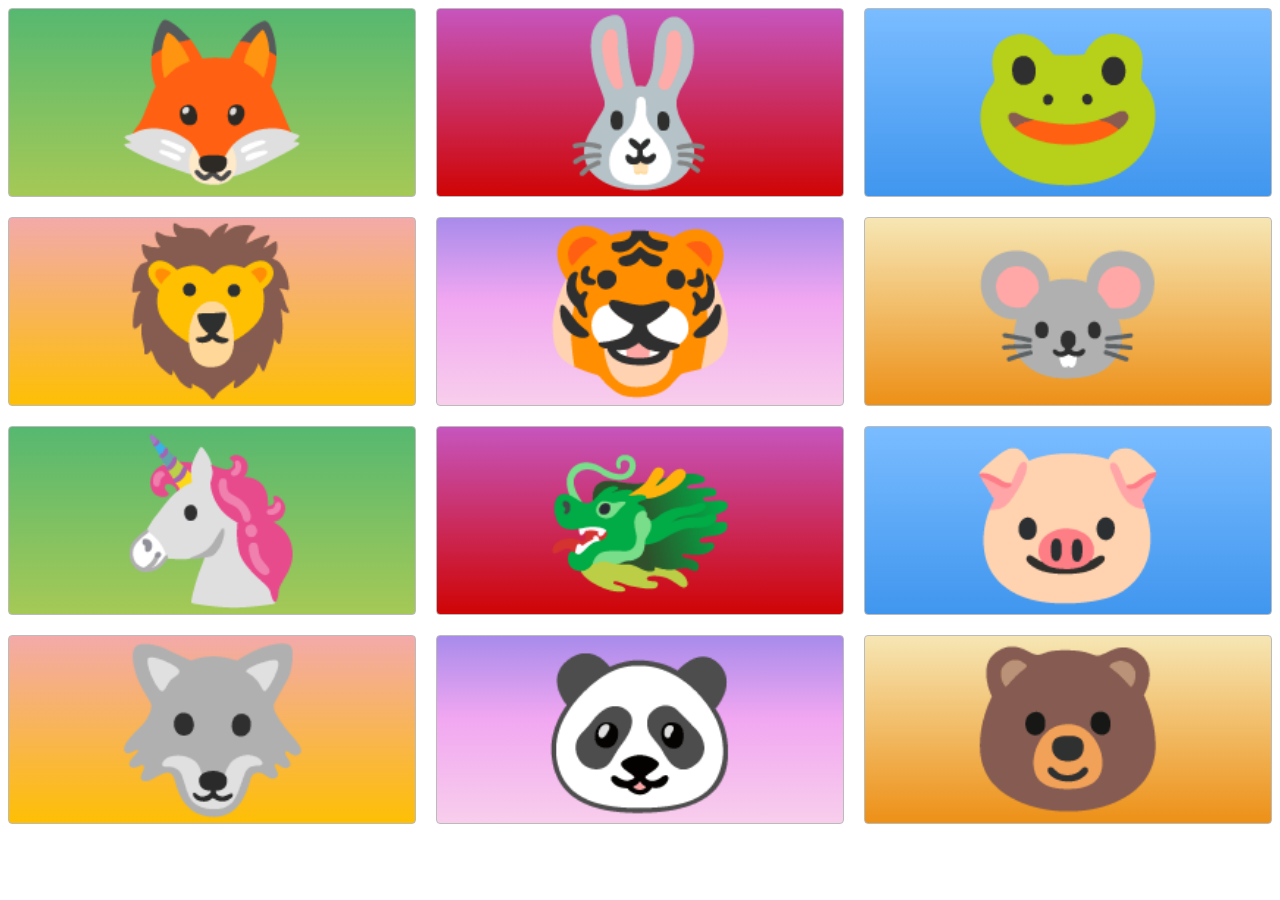
<file: CSS/grid/index.html>
<!DOCTYPE html>
<html>
<head>
  <!-- the below meta tag is default in most modern browsers. however if you have an
  older browser, the emojis may not show up properly. In which case you need this meta
  tag. Read more here: https://teamtreehouse.com/community/meta-charsetutf8-what-does-this-mean-or-what-does-it-do-i-deleted-it-from-the-code-and-nothing-changed -->
  <meta charset="utf-8" >
  <meta name="viewport" content="width=device-width, initial-scale=1.0">
  <title>Grid Master</title>
  <link rel="stylesheet" type="text/css" href="./style.css">
</head>
<body>
  <div class="container">
    <div class="zone green">🦊</div>
    <div class="zone red">🐰</div>
    <div class="zone blue">🐸</div>
    <div class="zone yellow">🦁</div>
    <div class="zone purple">🐯</div>
    <div class="zone brown">🐭</div>
    <div class="zone green">🦄</div>
    <div class="zone red">🐲</div>
    <div class="zone blue">🐷</div>
    <div class="zone yellow">🐺</div>
    <div class="zone purple">🐼</div>
    <div class="zone brown">🐻</div>
  </div>
</body>
</html>
</file>
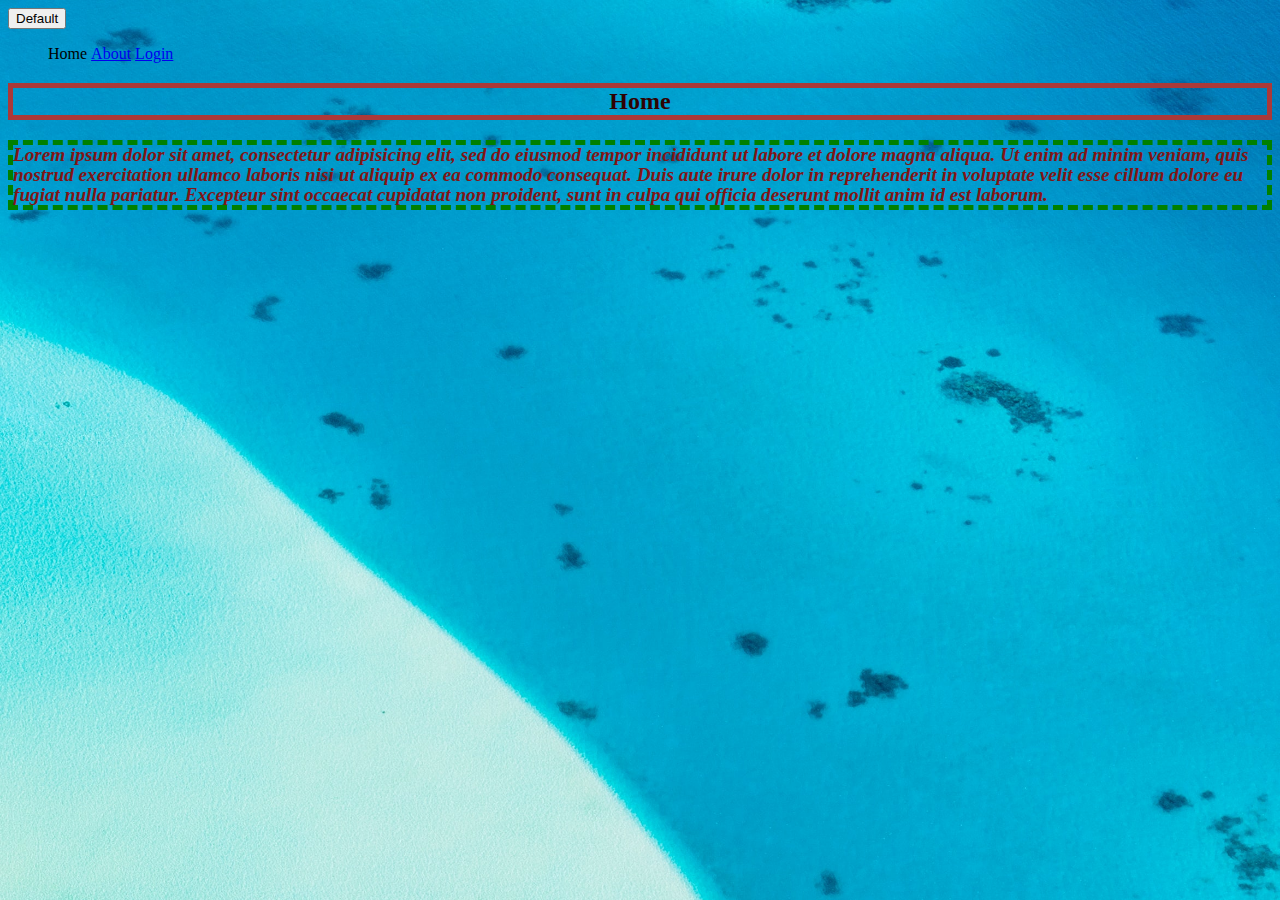
<file: CSS/original/index.html>
<!DOCTYPE html>
<html>
<head>
  <title>CSS</title>
  <link rel="stylesheet" type="text/css" href="style.css">
</head>
<body>
  <button class="btn btn-primary">Default</button>
  <header>
    <nav>
      <ul>
        <li>Home</li>
        <li><a href="about.html">About</a></li>
        <li><a href="login.html">Login</a></li>
      </ul>
    </nav>
  </header>
  <section>
    <h2>Home</h2>
    <p class="webtext">Lorem ipsum dolor sit amet, consectetur adipisicing elit, sed do eiusmod
    tempor incididunt ut labore et dolore magna aliqua. Ut enim ad minim veniam,
    quis nostrud exercitation ullamco laboris nisi ut aliquip ex ea commodo
    consequat. Duis aute irure dolor in reprehenderit in voluptate velit esse
    cillum dolore eu fugiat nulla pariatur. Excepteur sint occaecat cupidatat non
    proident, sunt in culpa qui officia deserunt mollit anim id est laborum.</p>
  </section>
</body>
</html>
</file>
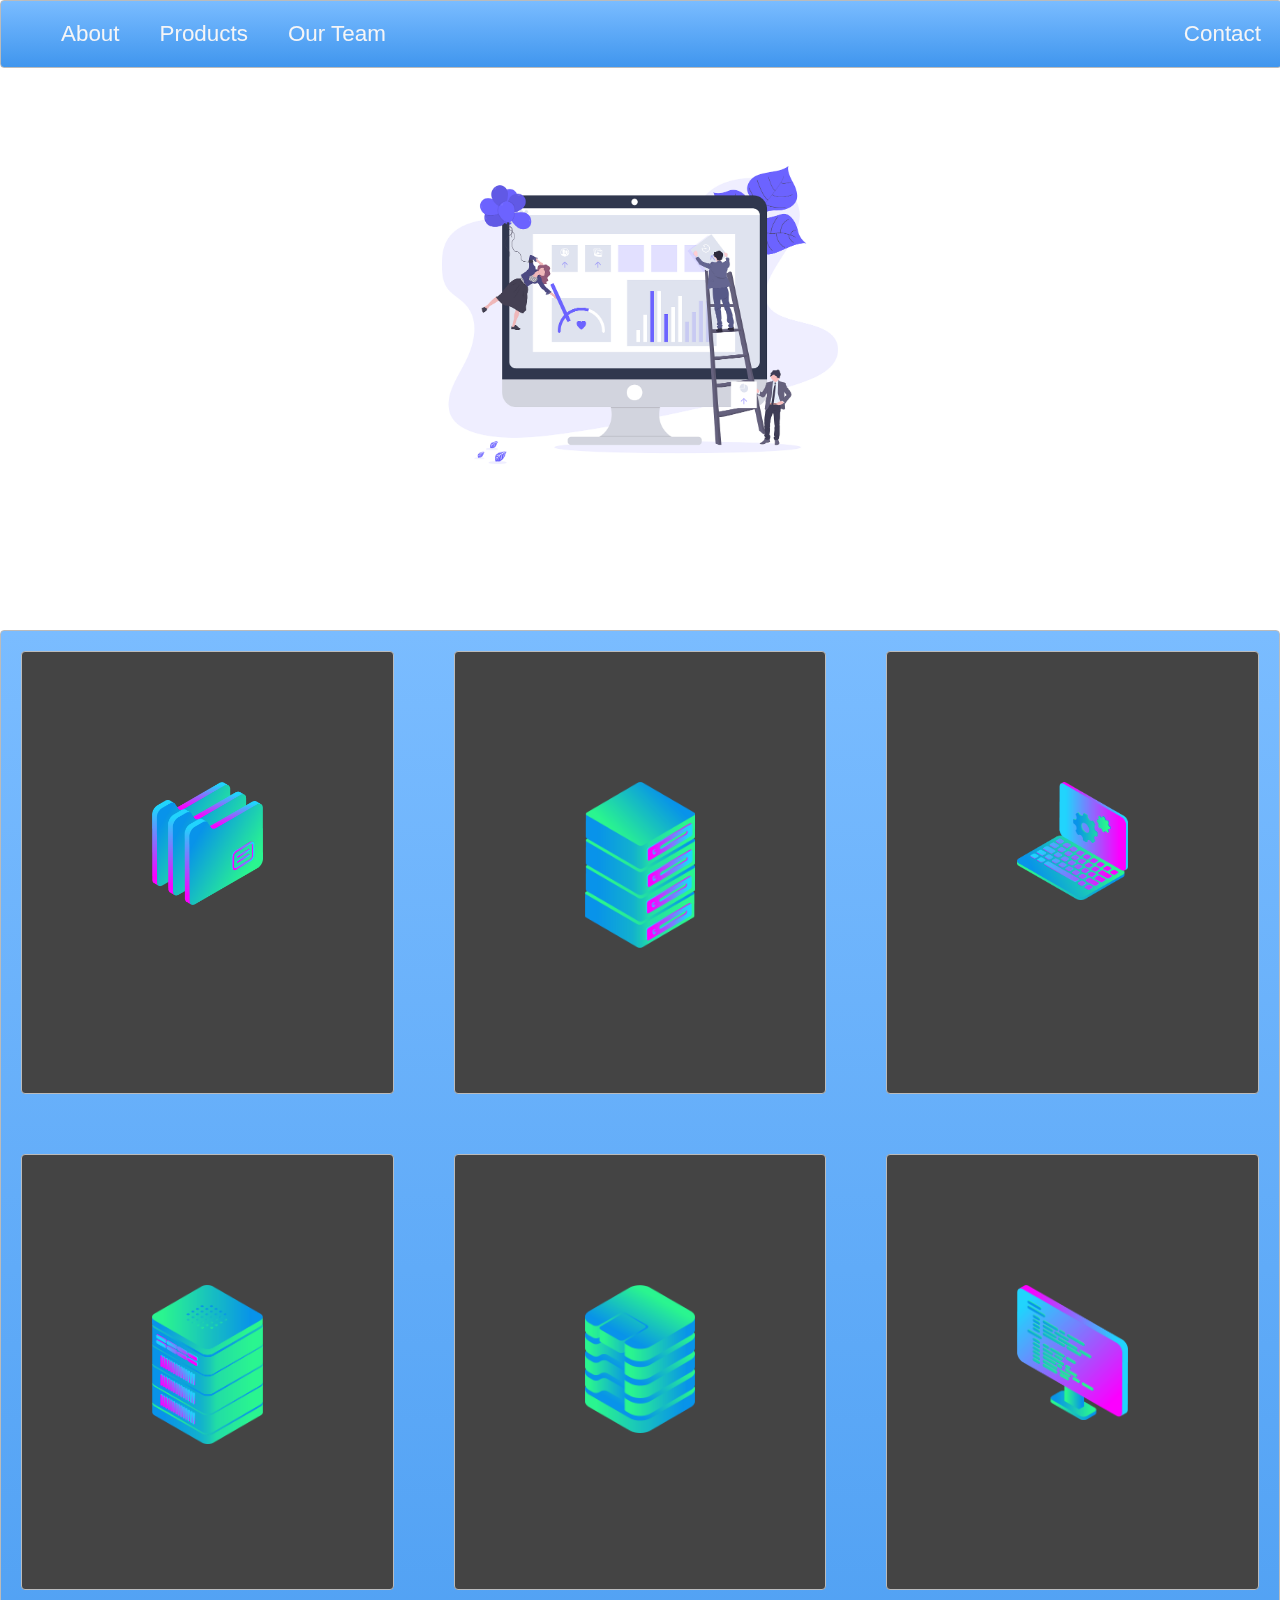
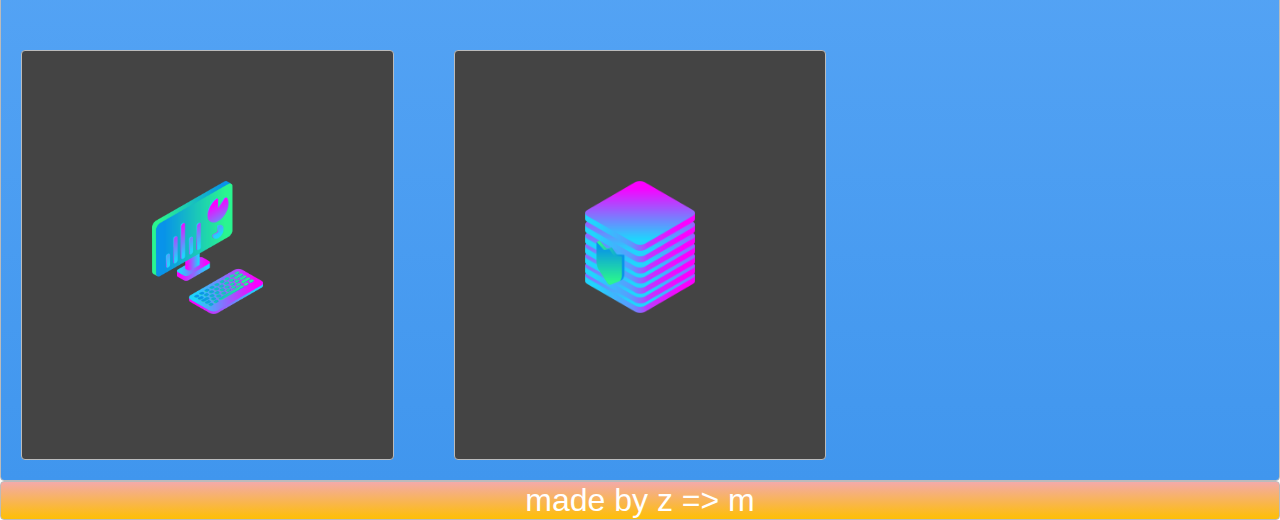
<file: CSS/project-prettify/index.html>
<!DOCTYPE html>
<html>
<head>
  <title>Layout Master</title>
  <link rel="stylesheet" type="text/css" href="./style.css">
</head>
<body>
  <nav class="zone blue sticky">
      <ul class="main-nav">
          <li><a href="">About</a></li>
          <li><a href="">Products</a></li>
          <li><a href="">Our Team</a></li>
          <li class="push"><a href="">Contact</a></li>
  </ul>
  </nav>
  <div class="container"><img class="cover" src="./img/undraw.png"></div>
  <div class="zone blue grid-wrapper">
    <div class="box zone"><img src="./img/files_2.png"></div>
    <div class="box zone"><img src="./img/server_2_2.png"></div>
    <div class="box zone"><img src="./img/monitor_settings_2.png"></div>
    <div class="box zone"><img src="./img/server_3.png"></div>
    <div class="box zone"><img src="./img/data_storage_2_2.png"></div>
    <div class="box zone"><img src="./img/monitor_coding_2.png"></div>
    <div class="box zone"><img src="./img/desktop_analytics_2.png"></div>
    <div class="box zone"><img src="./img/server_safe_2.png"></div>
  </div>
  <footer class="zone yellow">made by z => m</footer>
</div>
</body>
</html>
</file>
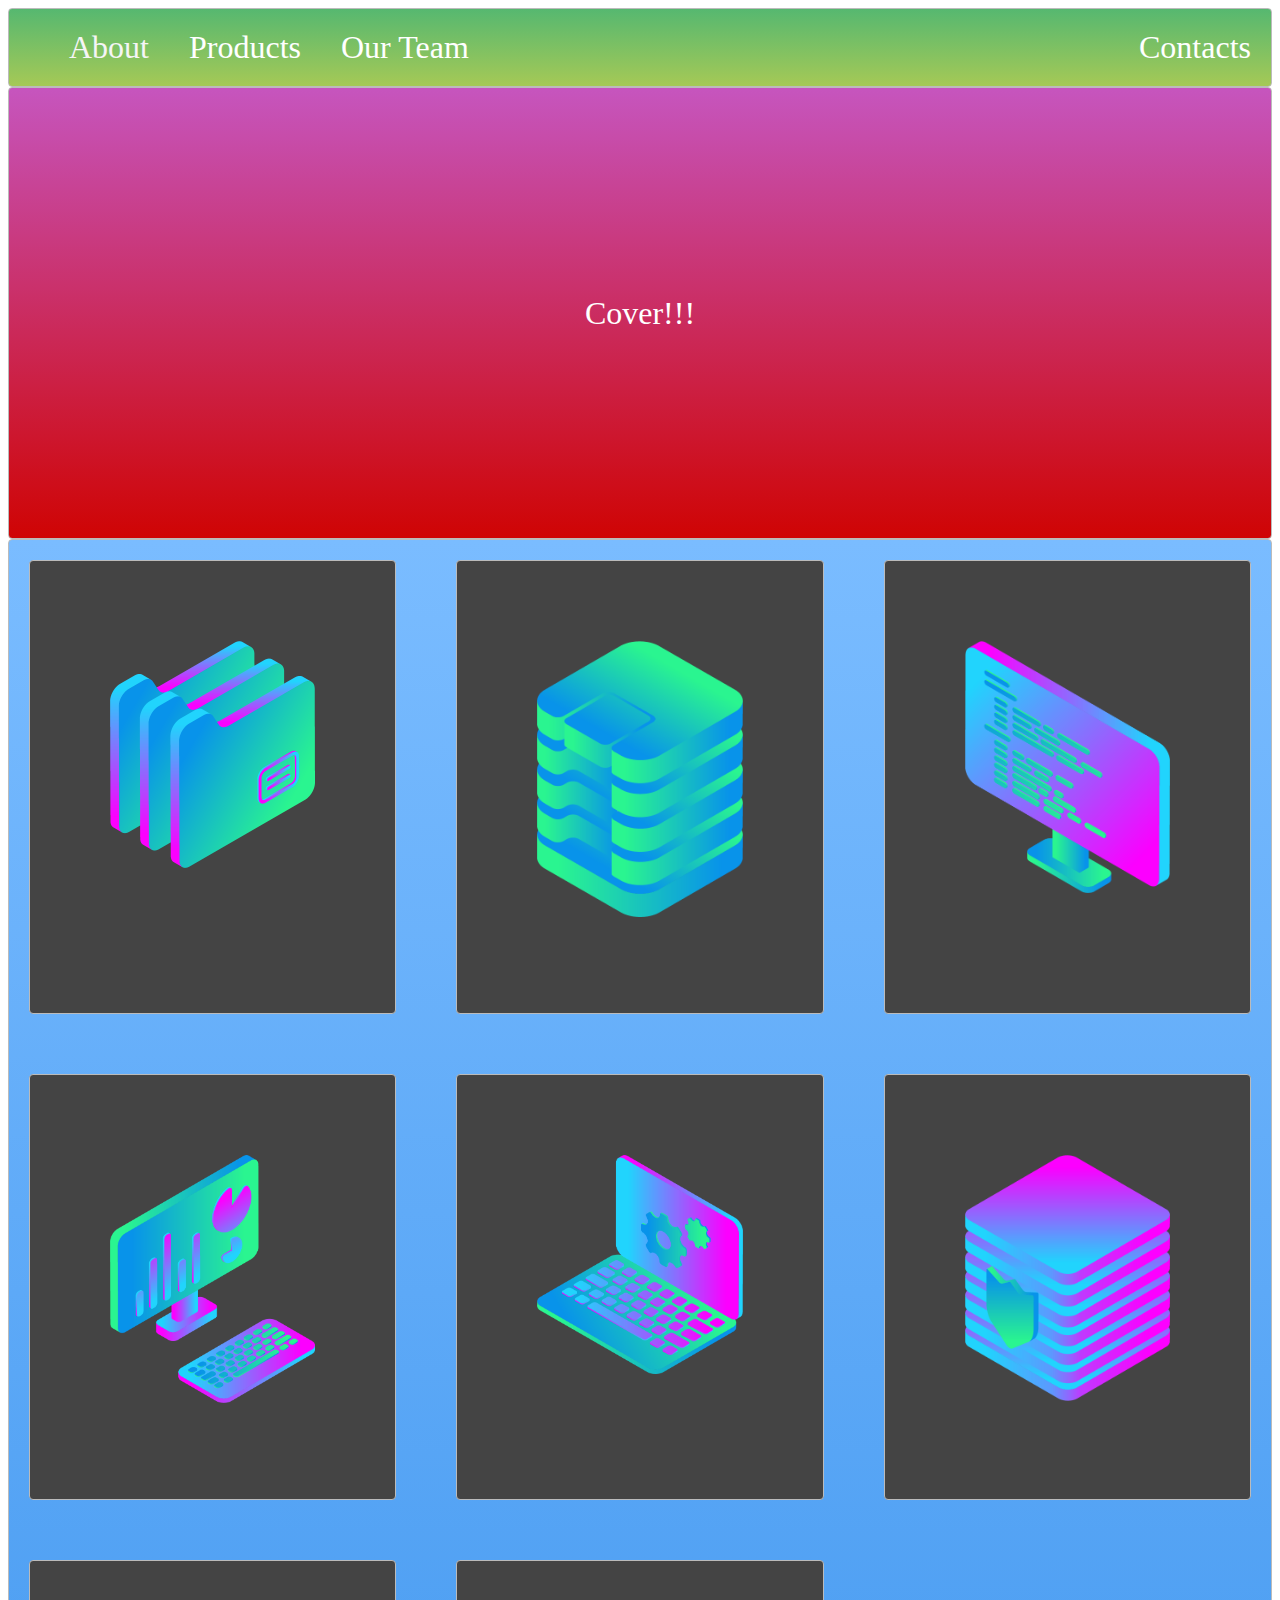
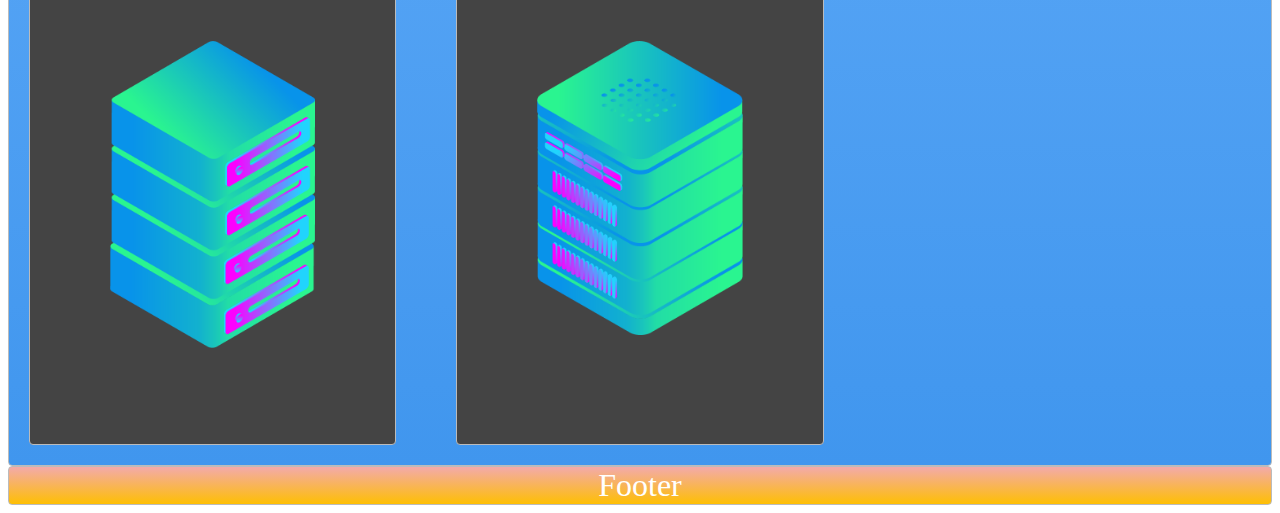
<file: CSS/project-start/index.html>
<!DOCTYPE html>
<html>
<head>
  <title>Layout Master</title>
  <link rel="stylesheet" type="text/css" href="./style.css">
</head>
<body>
  <nav class="zone green">
    <ul class="main-nav">
      <li><a href="">About</a></li>
      <li><a href=""></a>Products</li>
      <li><a href=""></a>Our Team</li>
      <li class="push"><a href=""></a>Contacts</li>
    </ul>
  </nav>
  <div class="container zone red">Cover!!!</div>
  <div class="zone blue grid-wrapper">
    <div class="box zone"><img src="./img/files_2.png"></div>
    <div class="box zone"><img src="./img/data_storage_2_2.png"></div>
    <div class="box zone"><img src="./img/monitor_coding_2.png"></div>
    <div class="box zone"><img src="./img/desktop_analytics_2.png"></div>
    <div class="box zone"><img src="./img/monitor_settings_2.png"></div>
    <div class="box zone"><img src="./img/server_safe_2.png"></div>
    <div class="box zone"><img src="./img/server_2_2.png"></div>
    <div class="box zone"><img src="./img/server_3.png"></div>
  </div>
  <footer class="zone yellow">Footer</footer>
</body>
</html>
</file>
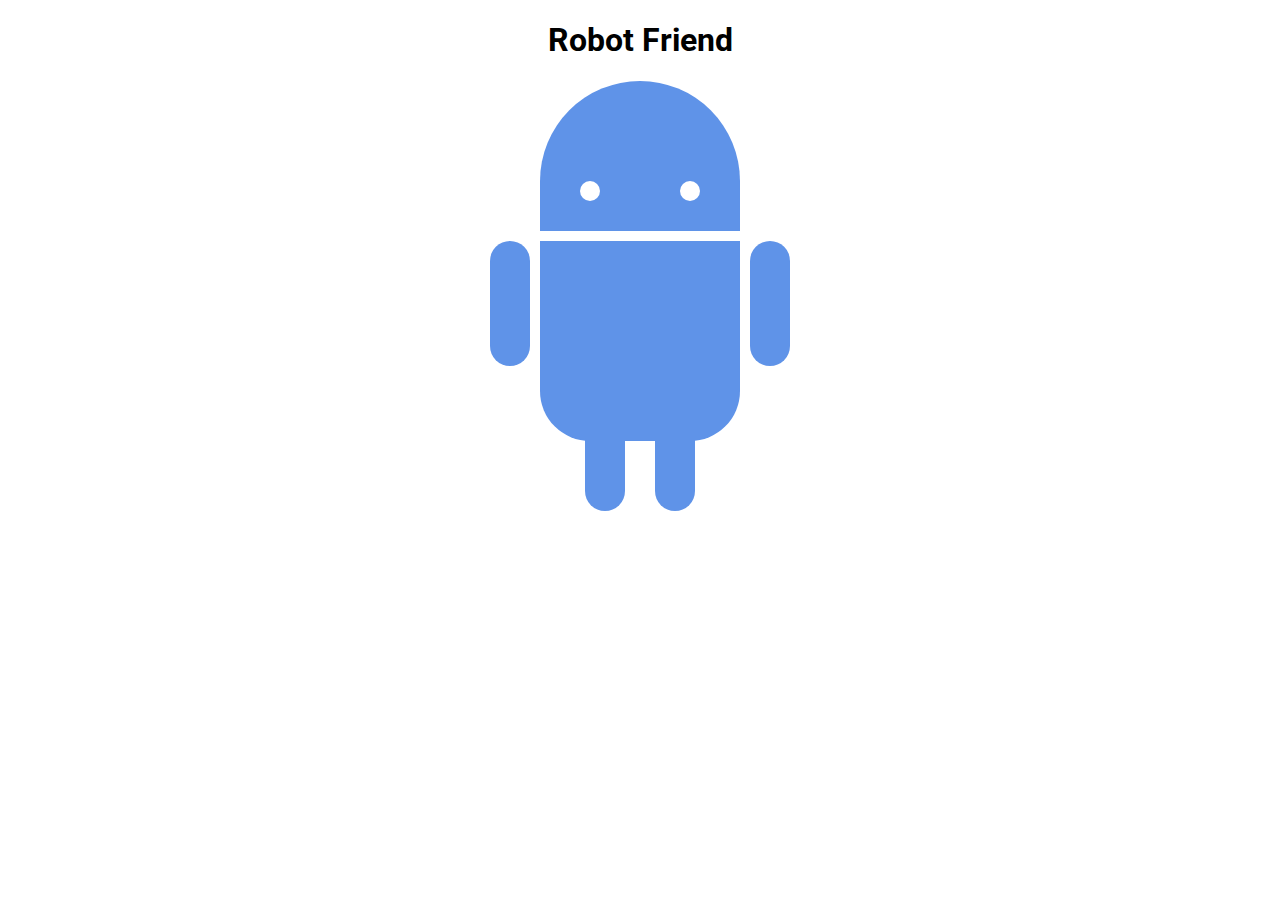
<file: CSS/robot/index.html>
<!DOCTYPE html>
<html>
<head>
	<title>RoboPagetest1212</title>
	<link rel="stylesheet" type="text/css" href="style.css">
	<link href="https://fonts.googleapis.com/css?family=Roboto" rel="stylesheet">
</head>
<body>
	<h1>Robot Friend</h1>
	<div class="robots">
		<div class="android"> 
			<div class="head"> 
				<div class="eyes"> 
					<div class="left_eye"></div> 
					<div class="right_eye"></div>
				</div> 
			</div> 
			<div class="upper_body"> 
				<div class="left_arm"></div> 
				<div class="torso"></div> 
				<div class="right_arm"></div> 
			</div> 
			<div class="lower_body"> 
				<div class="left_leg"></div> 
				<div class="right_leg"></div> 
			</div> 
		</div>
	</div>
</body>
</html>
</file>
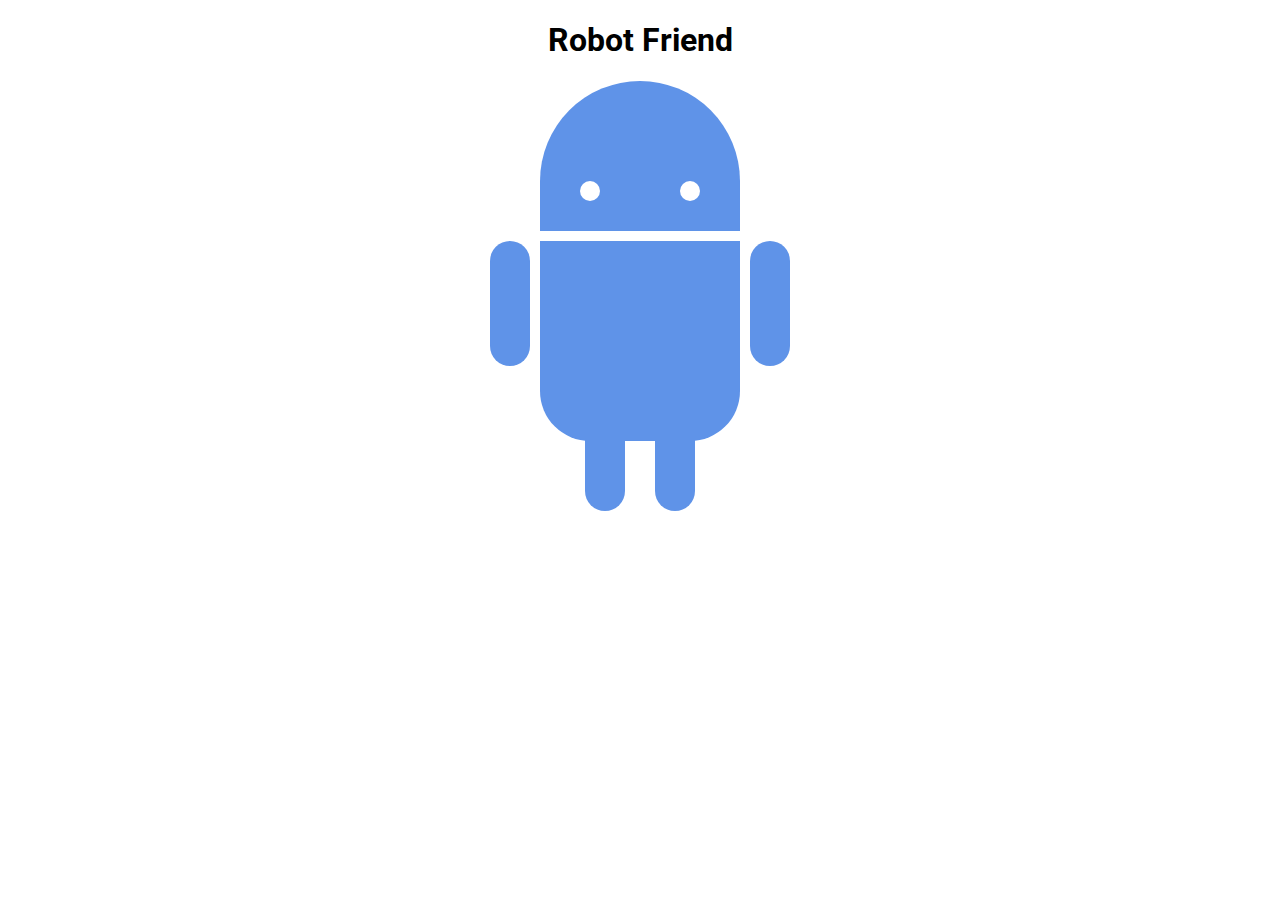
<file: CSS/robotfriend-answer/index.html>
<!DOCTYPE html>
<html>
<head>
	<title>RoboPage</title>
	<link rel="stylesheet" type="text/css" href="style.css">
	<link href="https://fonts.googleapis.com/css?family=Roboto" rel="stylesheet">
</head>
<body>
	<h1>Robot Friend</h1>
	<div class="robots">
		<div class="android"> 
			<div class="head"> 
				<div class="eyes"> 
					<div class="left_eye"></div> 
					<div class="right_eye"></div>
				</div> 
			</div> 
			<div class="upper_body"> 
				<div class="left_arm"></div> 
				<div class="torso"></div> 
				<div class="right_arm"></div> 
			</div> 
			<div class="lower_body"> 
				<div class="left_leg"></div> 
				<div class="right_leg"></div> 
			</div> 
		</div>
	</div>
</body>
</html>
</file>
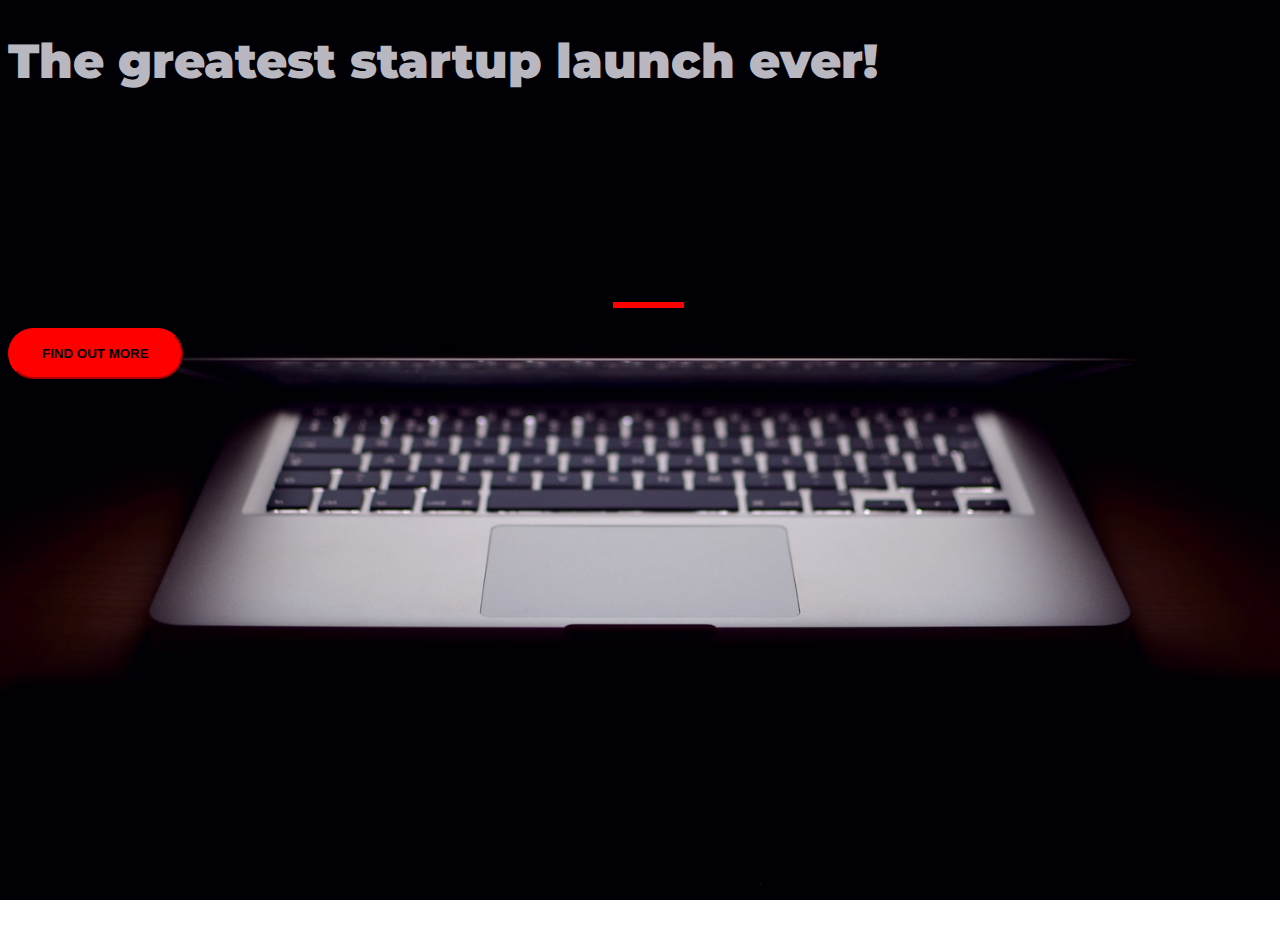
<file: startup-landing/startup_files/index.html>
<!DOCTYPE html>
<html>
  <head>
    <title>Startup</title>
    <meta charset="utf-8">
    <meta name="viewport" content="width=device-width, initial-scale=1, shrink-to-fit=no">
    <!-- Google Fonts -->
    <link href="https://fonts.googleapis.com/css?family=Montserrat" rel="stylesheet">

    <!-- Bootstrap CSS from a CDN. This way you don't have to include the bootstrap file yourself -->
    <link href="https://cdn.jsdelivr.net/npm/bootstrap@5.3.2/dist/css/bootstrap.min.css" rel="stylesheet" integrity="sha384-T3c6CoIi6uLrA9TneNEoa7RxnatzjcDSCmG1MXxSR1GAsXEV/Dwwykc2MPK8M2HN" crossorigin="anonymous">
    <script src="https://cdn.jsdelivr.net/npm/bootstrap@5.3.2/dist/js/bootstrap.bundle.min.js" integrity="sha384-C6RzsynM9kWDrMNeT87bh95OGNyZPhcTNXj1NW7RuBCsyN/o0jlpcV8Qyq46cDfL" crossorigin="anonymous"></script>

    
    <!-- Your own stylesheet -->
    <link rel="stylesheet" type="text/css" href="style.css">
  </head>
  <body>
      <div class="container d-flex align-items-center h-100">
        <div class="row">
            <header class="text-center col-12">
              <h1 class="text-uppercase"><strong>The greatest startup launch ever!</strong></h1>
            </header>
            <div class="buffer col-12"></div>
          <section class="text-center col-12">
            <hr>
            <a href="https://mailchi.mp/ec3f59740902/startup"><button class="btn btn-primary btn-xl">Find out more</button></a>
          </section>
      </div>
    </div>
  </body>
</html>
</file>
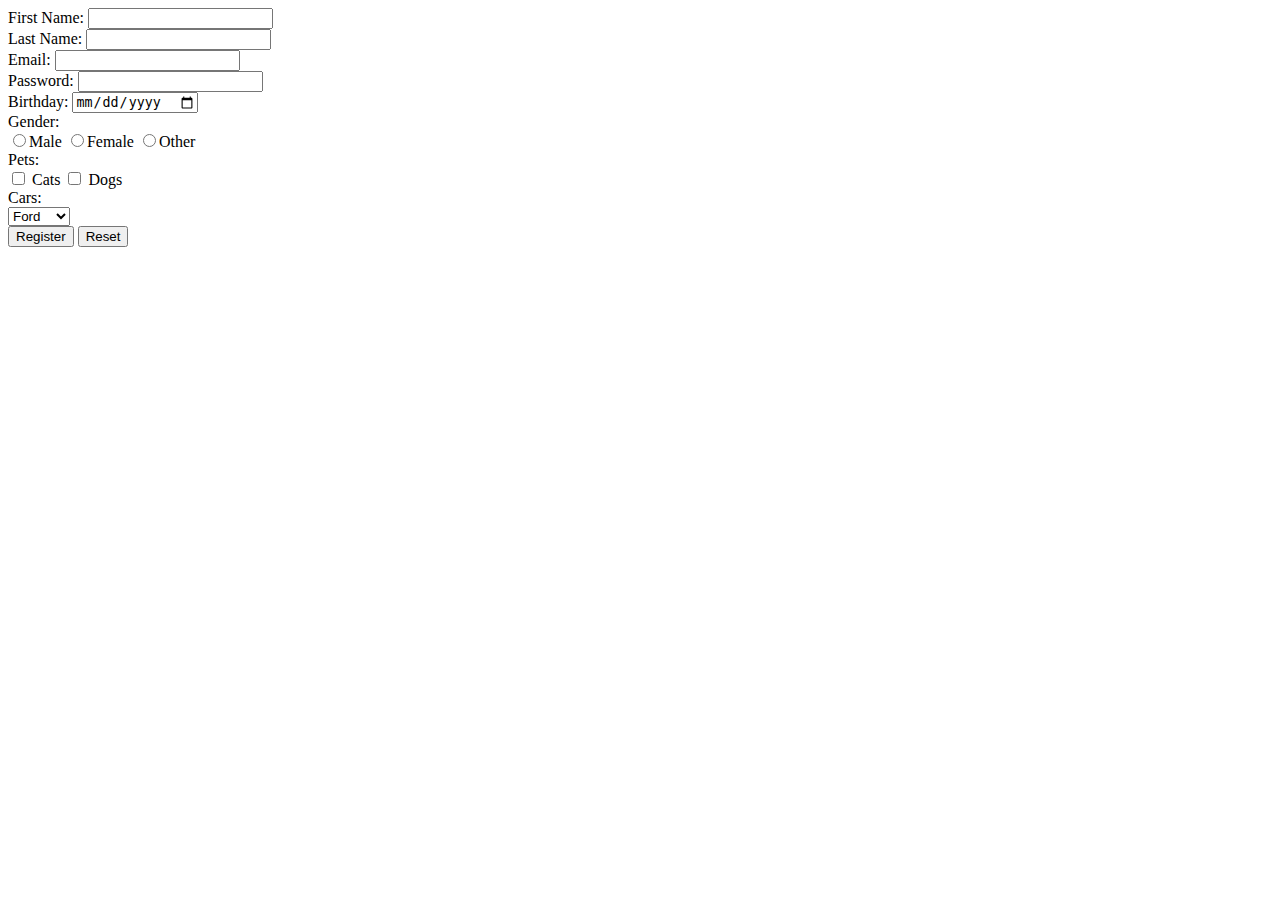
<file: HTML/register.html>
<!DOCTYPE html>
<html lang="en">
<head>
    <meta charset="UTF-8">
    <meta name="viewport" content="width=device-width, initial-scale=1.0">
    <title>Register</title>
</head>
<body>
    <!--Use GET, not post-->
    <form method="GET">
        First Name: <input type="text" name="firstname"><br>
        Last Name: <input type="text" name="lastname"><br>
        Email: <input type="email" name="email" required><br>
        Password: <input type="password" min="8" name="password"><br>
        Birthday: <input type="date" name="birthday"><br>
        Gender: <br>
        <input type="radio" name="gender" value="male">Male
        <input type="radio" name="gender" value="female">Female
        <input type="radio" name="gender" value="other">Other<br>
        Pets: <br>
        <input type="checkbox" name="cat"> Cats
        <input type="checkbox" name="dog"> Dogs<br>
        Cars: <br>
        <select name="cars"> 
            <option value="Ford" name="ford">Ford</option>
            <option value="Dodge" name="dodge">Dodge</option>
            <option value="Honda" name="honda">Honda</option>
        </select><br>
        <input type="submit" value="Register">
        <input type="reset" value="Reset">
    </form>
</body>
</html>
</file>
<file: CSS/grid/style.css>
.container {
    display: grid;
    grid-gap: 20px;
    grid-template-columns: repeat(auto-fill, minmax(20em, 1fr));
    /*grid-template-columns: auto 1fr 2fr;*/
    grid-template-rows: 1fr;
}

.zone {
    cursor:pointer;
    /*display:inline-block;*/
    text-align: center;
    font-size:10em;
    border-radius:4px;
    border:1px solid #bbb;
    transition: all 0.3s linear;
}

.zone:hover {
    -webkit-box-shadow:rgba(0,0,0,0.8) 0px 5px 15px, inset rgba(0,0,0,0.15) 0px -10px 20px;
    -moz-box-shadow:rgba(0,0,0,0.8) 0px 5px 15px, inset rgba(0,0,0,0.15) 0px -10px 20px;
    -o-box-shadow:rgba(0,0,0,0.8) 0px 5px 15px, inset rgba(0,0,0,0.15) 0px -10px 20px;
    box-shadow:rgba(0,0,0,0.8) 0px 5px 15px, inset rgba(0,0,0,0.15) 0px -10px 20px;
}


/*https://paulund.co.uk/how-to-create-shiny-css-buttons*/
/***********************************************************************
 *  Green Background
 **********************************************************************/
.green{
    background: #56B870; /* Old browsers */
    background: -moz-linear-gradient(top, #56B870 0%, #a5c956 100%); /* FF3.6+ */
    background: -webkit-gradient(linear, left top, left bottom, color-stop(0%,#56B870), color-stop(100%,#a5c956)); /* Chrome,Safari4+ */
    background: -webkit-linear-gradient(top, #56B870 0%,#a5c956 100%); /* Chrome10+,Safari5.1+ */
    background: -o-linear-gradient(top, #56B870 0%,#a5c956 100%); /* Opera 11.10+ */
    background: -ms-linear-gradient(top, #56B870 0%,#a5c956 100%); /* IE10+ */
    background: linear-gradient(top, #56B870 0%,#a5c956 100%); /* W3C */
}

/***********************************************************************
 *  Red Background
 **********************************************************************/
.red{
    background: #C655BE; /* Old browsers */
    background: -moz-linear-gradient(top, #C655BE 0%, #cf0404 100%); /* FF3.6+ */
    background: -webkit-gradient(linear, left top, left bottom, color-stop(0%,#C655BE), color-stop(100%,#cf0404)); /* Chrome,Safari4+ */
    background: -webkit-linear-gradient(top, #C655BE 0%,#cf0404 100%); /* Chrome10+,Safari5.1+ */
    background: -o-linear-gradient(top, #C655BE 0%,#cf0404 100%); /* Opera 11.10+ */
    background: -ms-linear-gradient(top, #C655BE 0%,#cf0404 100%); /* IE10+ */
    background: linear-gradient(top, #C655BE 0%,#cf0404 100%); /* W3C */
}

/***********************************************************************
 *  Yellow Background
 **********************************************************************/
.yellow{
    background: #F3AAAA; /* Old browsers */
    background: -moz-linear-gradient(top, #F3AAAA 0%, #febf04 100%); /* FF3.6+ */
    background: -webkit-gradient(linear, left top, left bottom, color-stop(0%,#F3AAAA), color-stop(100%,#febf04)); /* Chrome,Safari4+ */
    background: -webkit-linear-gradient(top, #F3AAAA 0%,#febf04 100%); /* Chrome10+,Safari5.1+ */
    background: -o-linear-gradient(top, #F3AAAA 0%,#febf04 100%); /* Opera 11.10+ */
    background: -ms-linear-gradient(top, #F3AAAA 0%,#febf04 100%); /* IE10+ */
    background: linear-gradient(top, #F3AAAA 0%,#febf04 100%); /* W3C */
}

/***********************************************************************
 *  Blue Background
 **********************************************************************/
.blue{
    background: #7abcff; /* Old browsers */
    background: -moz-linear-gradient(top, #7abcff 0%, #60abf8 44%, #4096ee 100%); /* FF3.6+ */
    background: -webkit-gradient(linear, left top, left bottom, color-stop(0%,#7abcff), color-stop(44%,#60abf8), color-stop(100%,#4096ee)); /* Chrome,Safari4+ */
    background: -webkit-linear-gradient(top, #7abcff 0%,#60abf8 44%,#4096ee 100%); /* Chrome10+,Safari5.1+ */
    background: -o-linear-gradient(top, #7abcff 0%,#60abf8 44%,#4096ee 100%); /* Opera 11.10+ */
    background: -ms-linear-gradient(top, #7abcff 0%,#60abf8 44%,#4096ee 100%); /* IE10+ */
    background: linear-gradient(top, #7abcff 0%,#60abf8 44%,#4096ee 100%); /* W3C */
}

/***********************************************************************
 *  Purple Background
 **********************************************************************/
.purple {
    background: #A88BEB; /* Old browsers */
    background: -moz-linear-gradient(top, #A88BEB 0%, #F1A7F1 44%, #F8CEEC 100%); /* FF3.6+ */
    background: -webkit-gradient(linear, left top, left bottom, color-stop(0%,#A88BEB), color-stop(44%,#F1A7F1), color-stop(100%,#F8CEEC)); /* Chrome,Safari4+ */
    background: -webkit-linear-gradient(top, #A88BEB 0%,#F1A7F1 44%,#F8CEEC 100%); /* Chrome10+,Safari5.1+ */
    background: -o-linear-gradient(top, #A88BEB 0%,#F1A7F1 44%,#F8CEEC 100%); /* Opera 11.10+ */
    background: -ms-linear-gradient(top, #A88BEB 0%,#F1A7F1 44%,#F8CEEC 100%); /* IE10+ */
    background: linear-gradient(top, #A88BEB 0%,#F1A7F1 44%,#F8CEEC 100%); /* W3C */
}

/***********************************************************************
 *  Brown Background
 **********************************************************************/
.brown {
    background: #f6e6b4; /* Old browsers */
    background: -moz-linear-gradient(top, #f6e6b4 0%, #ed9017 100%); /* FF3.6+ */
    background: -webkit-gradient(linear, left top, left bottom, color-stop(0%,#f6e6b4), color-stop(100%,#ed9017)); /* Chrome,Safari4+ */
    background: -webkit-linear-gradient(top, #f6e6b4 0%,#ed9017 100%); /* Chrome10+,Safari5.1+ */
    background: -o-linear-gradient(top, #f6e6b4 0%,#ed9017 100%); /* Opera 11.10+ */
    background: -ms-linear-gradient(top, #f6e6b4 0%,#ed9017 100%); /* IE10+ */
    background: linear-gradient(top, #f6e6b4 0%,#ed9017 100%); /* W3C */
    filter: progid:DXImageTransform.Microsoft.gradient( startColorstr='#f6e6b4', endColorstr='#ed9017',GradientType=0 ); /* IE6-9 */
}
</file>
<file: CSS/original/style.css>
/* Selector {
    Property: value;
} */

body {
    background-image: url(shore.jpg);
    background-size: cover;
}

h2 {
    color: #2f0202;
    text-align: center;
    border: 5px solid #AA3939;
    cursor: pointer;
}

p {
    color: #550000;
    line-height: 20px;
    font-style: italic;
    font-weight: bold;
    font-size: 120%;
    font-family: Georgia, 'Times New Roman', Times, serif;
}

p {
    color: #801515;
}

img{
    float: left;
}

footer{
    clear: both;
    text-align: center;
}

li{
    list-style: none;
    display: inline-block;
}

.webtext{
    border: 5px dashed green;
}
</file>
<file: CSS/project-prettify/style.css>
body {
    margin: 0 auto;
    font-family: Arial;
}

.zone {
    /*padding:30px 50px;*/
    cursor:pointer;
    color:#FFF;
    font-size:2em;
    border-radius:4px;
    border:1px solid #bbb;
    transition: all 0.3s linear;
}

.zone:hover {
    -webkit-box-shadow:rgba(0,0,0,0.8) 0px 5px 15px, inset rgba(0,0,0,0.15) 0px -10px 20px;
    -moz-box-shadow:rgba(0,0,0,0.8) 0px 5px 15px, inset rgba(0,0,0,0.15) 0px -10px 20px;
    -o-box-shadow:rgba(0,0,0,0.8) 0px 5px 15px, inset rgba(0,0,0,0.15) 0px -10px 20px;
    box-shadow:rgba(0,0,0,0.8) 0px 5px 15px, inset rgba(0,0,0,0.15) 0px -10px 20px;
}

/***********************************************************************
 *  Nav Bar
 **********************************************************************/
.main-nav {
    display: flex;
    list-style: none;
    margin: 0;
    font-size: 0.7em;
}

@media only screen and (max-width: 600px) {
    .main-nav {
        font-size: 0.5em;
        padding: 0;
    }
}

.push {
    margin-left: auto;
}

li {
    padding: 20px;
}

a {
    color: #f5f5f6;
    text-decoration: none;
}

.sticky {
  position: fixed;
  top: 0;
  width: 100%;
}

/***********************************************************************
 *  Cover
 **********************************************************************/
.container {
    /*show heigh: auto*/
    height: 70vh; 
    display: flex;
    align-items: center;
    justify-content: center;
}

.cover {
    width: 30rem;
}

/***********************************************************************
 *  Grid Panel
 **********************************************************************/
.grid-wrapper {
    display: grid;
    grid-template-columns: repeat(auto-fill, minmax(350px, 1fr));
    grid-gap: 20px;
}

.box {
    background-color: #444;
    padding: 130px;
    margin: 20px;
}

.box > img {
    width: 100%;
}

.box:hover {
    -webkit-transform: rotate(-7deg);
    -moz-transform: rotate(-7deg);
    -o-transform: rotate(-7deg);
    transform: rotate(-7deg);
}

.box > img {
    width: 100%;
    height: auto;
}

/***********************************************************************
 *  Footer
 **********************************************************************/
footer {
    text-align: center;
    background-color: #444;
}

/*https://paulund.co.uk/how-to-create-shiny-css-buttons*/
/***********************************************************************
 *  Green Background
 **********************************************************************/
.green {
    background: #56B870; /* Old browsers */
    background: -moz-linear-gradient(top, #56B870 0%, #a5c956 100%); /* FF3.6+ */
    background: -webkit-gradient(linear, left top, left bottom, color-stop(0%,#56B870), color-stop(100%,#a5c956)); /* Chrome,Safari4+ */
    background: -webkit-linear-gradient(top, #56B870 0%,#a5c956 100%); /* Chrome10+,Safari5.1+ */
    background: -o-linear-gradient(top, #56B870 0%,#a5c956 100%); /* Opera 11.10+ */
    background: -ms-linear-gradient(top, #56B870 0%,#a5c956 100%); /* IE10+ */
    background: linear-gradient(top, #56B870 0%,#a5c956 100%); /* W3C */
}

/***********************************************************************
 *  Red Background
 **********************************************************************/
.red {
    background: #C655BE; /* Old browsers */
    background: -moz-linear-gradient(top, #C655BE 0%, #cf0404 100%); /* FF3.6+ */
    background: -webkit-gradient(linear, left top, left bottom, color-stop(0%,#C655BE), color-stop(100%,#cf0404)); /* Chrome,Safari4+ */
    background: -webkit-linear-gradient(top, #C655BE 0%,#cf0404 100%); /* Chrome10+,Safari5.1+ */
    background: -o-linear-gradient(top, #C655BE 0%,#cf0404 100%); /* Opera 11.10+ */
    background: -ms-linear-gradient(top, #C655BE 0%,#cf0404 100%); /* IE10+ */
    background: linear-gradient(top, #C655BE 0%,#cf0404 100%); /* W3C */
}

/***********************************************************************
 *  Yellow Background
 **********************************************************************/
.yellow {
    background: #F3AAAA; /* Old browsers */
    background: -moz-linear-gradient(top, #F3AAAA 0%, #febf04 100%); /* FF3.6+ */
    background: -webkit-gradient(linear, left top, left bottom, color-stop(0%,#F3AAAA), color-stop(100%,#febf04)); /* Chrome,Safari4+ */
    background: -webkit-linear-gradient(top, #F3AAAA 0%,#febf04 100%); /* Chrome10+,Safari5.1+ */
    background: -o-linear-gradient(top, #F3AAAA 0%,#febf04 100%); /* Opera 11.10+ */
    background: -ms-linear-gradient(top, #F3AAAA 0%,#febf04 100%); /* IE10+ */
    background: linear-gradient(top, #F3AAAA 0%,#febf04 100%); /* W3C */
}

/***********************************************************************
 *  Blue Background
 **********************************************************************/
.blue {
    background: #7abcff; /* Old browsers */
    background: -moz-linear-gradient(top, #7abcff 0%, #60abf8 44%, #4096ee 100%); /* FF3.6+ */
    background: -webkit-gradient(linear, left top, left bottom, color-stop(0%,#7abcff), color-stop(44%,#60abf8), color-stop(100%,#4096ee)); /* Chrome,Safari4+ */
    background: -webkit-linear-gradient(top, #7abcff 0%,#60abf8 44%,#4096ee 100%); /* Chrome10+,Safari5.1+ */
    background: -o-linear-gradient(top, #7abcff 0%,#60abf8 44%,#4096ee 100%); /* Opera 11.10+ */
    background: -ms-linear-gradient(top, #7abcff 0%,#60abf8 44%,#4096ee 100%); /* IE10+ */
    background: linear-gradient(top, #7abcff 0%,#60abf8 44%,#4096ee 100%); /* W3C */
}
</file>
<file: CSS/project-start/style.css>
.zone {
    /* padding:30px 50px;
    margin:40px 60px; */
    cursor:pointer;
    /* display:inline-block; */
    color:#FFF;
    font-size:2em;
    border-radius:4px;
    border:1px solid #bbb;
    transition: all 0.3s linear;
}
 
.zone:hover {
    -webkit-box-shadow:rgba(0,0,0,0.8) 0px 5px 15px, inset rgba(0,0,0,0.15) 0px -10px 20px;
    -moz-box-shadow:rgba(0,0,0,0.8) 0px 5px 15px, inset rgba(0,0,0,0.15) 0px -10px 20px;
    -o-box-shadow:rgba(0,0,0,0.8) 0px 5px 15px, inset rgba(0,0,0,0.15) 0px -10px 20px;
    box-shadow:rgba(0,0,0,0.8) 0px 5px 15px, inset rgba(0,0,0,0.15) 0px -10px 20px;
}

/*navigation*/
.main-nav {
    display:flex;
    list-style:none;
    font: 0.7em;
    margin: 0;
}

li{
    padding:20px;
}

a{
    color: #f5f5f6;
    text-decoration: none;
}

.push{
    margin-left: auto;
}

/* COVER */
.container {
    display: flex;
    align-items: center;
    justify-content: center;
    height: 50vh;
}

/* GRID  */
.grid-wrapper{
    display: grid;
    grid-gap: 20px;
    grid-template-columns: repeat(auto-fill, minmax(350px, 1fr));
}

.box > img {
    width: 100%;
}

.box{
    background-color: #444;
    padding: 80px;
    margin: 20px;
}

footer{
    text-align: center;
}

/*https://paulund.co.uk/how-to-create-shiny-css-buttons*/
/***********************************************************************
 *  Green Background
 **********************************************************************/
.green{
    background: #56B870; /* Old browsers */
    background: -moz-linear-gradient(top, #56B870 0%, #a5c956 100%); /* FF3.6+ */
    background: -webkit-gradient(linear, left top, left bottom, color-stop(0%,#56B870), color-stop(100%,#a5c956)); /* Chrome,Safari4+ */
    background: -webkit-linear-gradient(top, #56B870 0%,#a5c956 100%); /* Chrome10+,Safari5.1+ */
    background: -o-linear-gradient(top, #56B870 0%,#a5c956 100%); /* Opera 11.10+ */
    background: -ms-linear-gradient(top, #56B870 0%,#a5c956 100%); /* IE10+ */
    background: linear-gradient(top, #56B870 0%,#a5c956 100%); /* W3C */
}

/***********************************************************************
 *  Red Background
 **********************************************************************/
.red{
    background: #C655BE; /* Old browsers */
    background: -moz-linear-gradient(top, #C655BE 0%, #cf0404 100%); /* FF3.6+ */
    background: -webkit-gradient(linear, left top, left bottom, color-stop(0%,#C655BE), color-stop(100%,#cf0404)); /* Chrome,Safari4+ */
    background: -webkit-linear-gradient(top, #C655BE 0%,#cf0404 100%); /* Chrome10+,Safari5.1+ */
    background: -o-linear-gradient(top, #C655BE 0%,#cf0404 100%); /* Opera 11.10+ */
    background: -ms-linear-gradient(top, #C655BE 0%,#cf0404 100%); /* IE10+ */
    background: linear-gradient(top, #C655BE 0%,#cf0404 100%); /* W3C */
}

/***********************************************************************
 *  Yellow Background
 **********************************************************************/
.yellow{
    background: #F3AAAA; /* Old browsers */
    background: -moz-linear-gradient(top, #F3AAAA 0%, #febf04 100%); /* FF3.6+ */
    background: -webkit-gradient(linear, left top, left bottom, color-stop(0%,#F3AAAA), color-stop(100%,#febf04)); /* Chrome,Safari4+ */
    background: -webkit-linear-gradient(top, #F3AAAA 0%,#febf04 100%); /* Chrome10+,Safari5.1+ */
    background: -o-linear-gradient(top, #F3AAAA 0%,#febf04 100%); /* Opera 11.10+ */
    background: -ms-linear-gradient(top, #F3AAAA 0%,#febf04 100%); /* IE10+ */
    background: linear-gradient(top, #F3AAAA 0%,#febf04 100%); /* W3C */
}

/***********************************************************************
 *  Blue Background
 **********************************************************************/
.blue{
    background: #7abcff; /* Old browsers */
    background: -moz-linear-gradient(top, #7abcff 0%, #60abf8 44%, #4096ee 100%); /* FF3.6+ */
    background: -webkit-gradient(linear, left top, left bottom, color-stop(0%,#7abcff), color-stop(44%,#60abf8), color-stop(100%,#4096ee)); /* Chrome,Safari4+ */
    background: -webkit-linear-gradient(top, #7abcff 0%,#60abf8 44%,#4096ee 100%); /* Chrome10+,Safari5.1+ */
    background: -o-linear-gradient(top, #7abcff 0%,#60abf8 44%,#4096ee 100%); /* Opera 11.10+ */
    background: -ms-linear-gradient(top, #7abcff 0%,#60abf8 44%,#4096ee 100%); /* IE10+ */
    background: linear-gradient(top, #7abcff 0%,#60abf8 44%,#4096ee 100%); /* W3C */
}
</file>
<file: CSS/robot/style.css>
h1 {
	text-align: center;
	font-family: 'Roboto', sans-serif;
}

.robots {
}

.head, 
.left_arm, 
.torso, 
.right_arm, 
.left_leg, 
.right_leg {
	 background-color: #5f93e8;
}

.head { 
	width: 200px; 
	margin: 0 auto; 
	height: 150px; 
	border-radius: 200px 200px 0 0; 
	margin-bottom: 10px;
} 

.eyes {
	display: flex;
}

.head:hover {
	width: 300px;
    transition: 1s ease-in-out;
}

.upper_body { 
	width: 300px; 
	height: 150px;
	margin: 0 auto; 
	display: flex; 
} 

.left_arm, .right_arm { 
	width: 40px; 
	height: 125px;
	border-radius: 100px; 
} 

.left_arm { 
	margin-right: 10px; 
} 

.right_arm { 
	margin-left: 10px; 
} 

.torso { 
	width: 200px; 
	height: 200px;
	border-radius: 0 0 50px 50px; 
} 

.lower_body { 
	width: 200px; 
	height: 200px;
	/* This is another useful property. Hmm what do you think it does?*/
	margin: 0 auto;
	display: flex; 
} 

.left_leg, .right_leg { 
	width: 40px; 
	height: 120px;
	border-radius: 0 0 100px 100px; 
} 

.left_leg { 
	margin-left: 45px; 
} 

.left_leg:hover {
	-webkit-transform: rotate(20deg);
    -moz-transform: rotate(20deg);
    -o-transform: rotate(20deg);
    -ms-transform: rotate(20deg);
    transform: rotate(20deg);
}

.right_leg { 
	margin-left: 30px;
}

.right_leg:hover {
	-webkit-transform: rotate(-20deg);
    -moz-transform: rotate(-20deg);
    -o-transform: rotate(-20deg);
    -ms-transform: rotate(-20deg);
    transform: rotate(-20deg);
}

.left_eye, .right_eye { 
	width: 20px; 
	height: 20px; 
	border-radius: 15px; 
	background-color: white;  
} 

.left_eye { 
	/* These properties are new and you haven't encountered
	in this course. Check out CSS Tricks to see what it does! */
	position: relative; 
	top: 100px; 
	left: 40px; 
} 

.right_eye { 
	position: relative; 
	top: 100px; 
	left: 120px; 
}
</file>
<file: CSS/robotfriend-answer/style.css>
h1 {
	text-align: center;
	font-family: 'Roboto', sans-serif;
}

.robots {
	flex-wrap: wrap;
	display: flex;
	justify-content: center;
}

.head, 
.left_arm, 
.torso, 
.right_arm, 
.left_leg, 
.right_leg {
	 background-color: #5f93e8;
}

.head { 
	width: 200px; 
	margin: 0 auto; 
	height: 150px; 
	border-radius: 200px 200px 0 0; 
	margin-bottom: 10px;
} 

.eyes {
	display: flex
}

.head:hover {
	width: 300px;
    transition: 1s ease-in-out;
}

.upper_body { 
	width: 300px; 
	height: 150px;
	display: flex; 
} 

.left_arm, .right_arm { 
	width: 40px; 
	height: 125px;
	border-radius: 100px; 
} 

.left_arm { 
	margin-right: 10px; 
} 

.right_arm { 
	margin-left: 10px; 
} 

.torso { 
	width: 200px; 
	height: 200px;
	border-radius: 0 0 50px 50px; 
} 

.lower_body { 
	width: 200px; 
	height: 200px;
	/* This is another useful property. Hmm what do you think it does?*/
	margin: 0 auto;
	display: flex; 
} 

.left_leg, .right_leg { 
	width: 40px; 
	height: 120px;
	border-radius: 0 0 100px 100px; 
} 

.left_leg { 
	margin-left: 45px; 
} 

.left_leg:hover {
	-webkit-transform: rotate(20deg);
    -moz-transform: rotate(20deg);
    -o-transform: rotate(20deg);
    -ms-transform: rotate(20deg);
    transform: rotate(20deg);
}

.right_leg { 
	margin-left: 30px; 
}

.left_eye, .right_eye { 
	width: 20px; 
	height: 20px; 
	border-radius: 15px; 
	background-color: white;  
} 

.left_eye { 
	/* These properties are new and you haven't encountered
	in this course. Check out CSS Tricks to see what it does! */
	position: relative; 
	top: 100px; 
	left: 40px; 
} 

.right_eye { 
	position: relative; 
	top: 100px; 
	left: 120px; 
}
</file>
<file: startup-landing/startup_files/style.css>
body,
html {
  width: 100%;
  height: 100%;
  font-family: 'Montserrat', sans-serif;
  background: url(header.jpg) no-repeat center center fixed; 
  -webkit-background-size: cover;
  -moz-background-size: cover;
  -o-background-size: cover;
  background-size: cover;
}

h1 {
  font-size: 3rem;
  color: #b9b8c0;
}

hr {
  margin: 20px auto;
  color: red;
  border: 3px solid red;
  border-width: 3px;
  max-width: 65px;
  opacity: 1;
}

.buffer {
  height: 10rem;
}

.btn {
  font-weight: 700;
  border-radius: 300px;
  text-transform: uppercase;
}

.btn-xl {
  padding: 1rem 2rem;
}

.btn-primary {
  background-color: red;
  border-color: red;
}

.btn-primary:hover {
  background-color: grey;
  border-color: grey;
  border-width: 4px;
}
</file>
